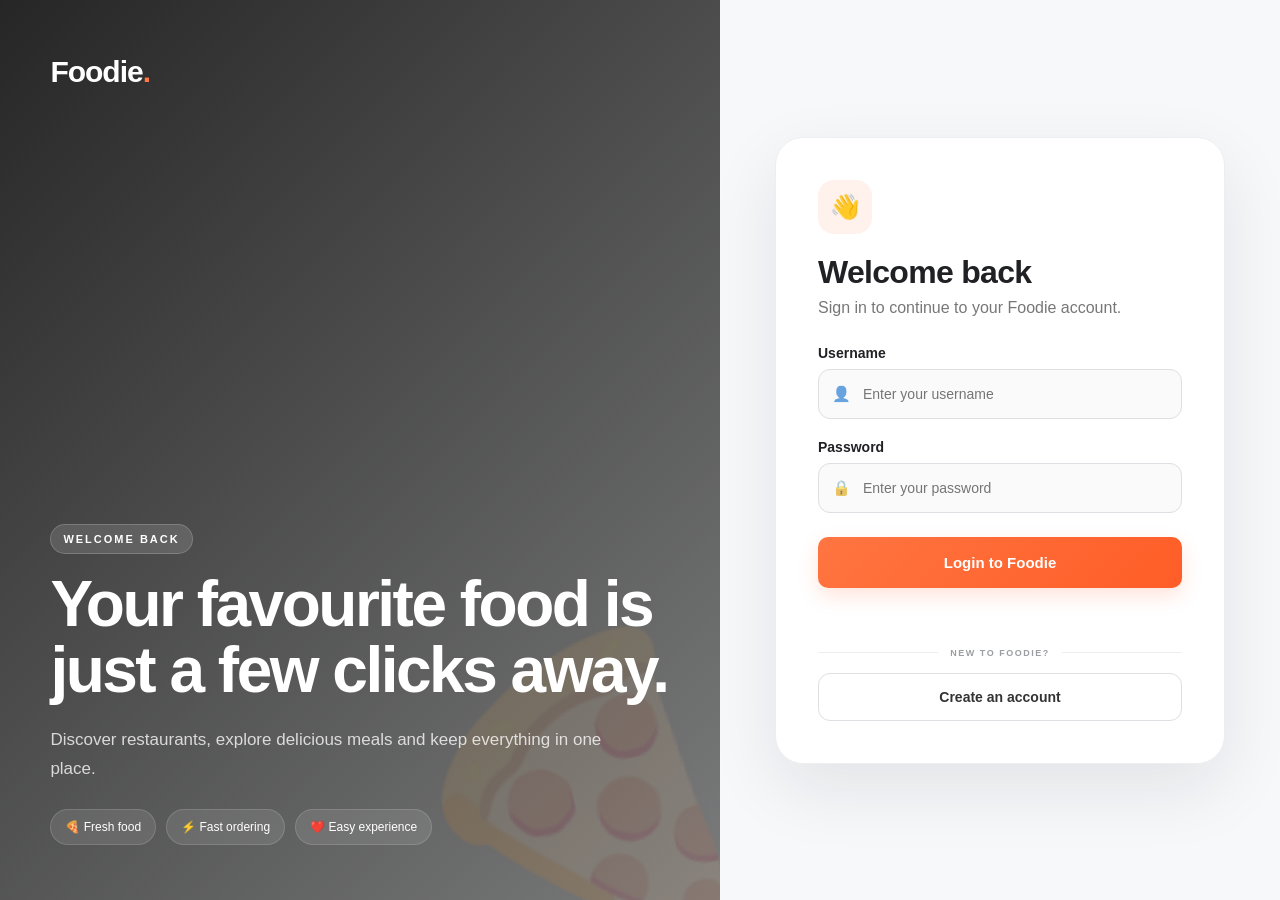
<file: index.html>
<!DOCTYPE html>
<html lang="en">
<head>
    <meta charset="UTF-8">
    <meta name="viewport" content="width=device-width, initial-scale=1.0">
    <title>Foodie</title>
</head>
<body>
<script>
    window.location.replace("./frontend/login.html");
</script>
</body>
</html>
</file>
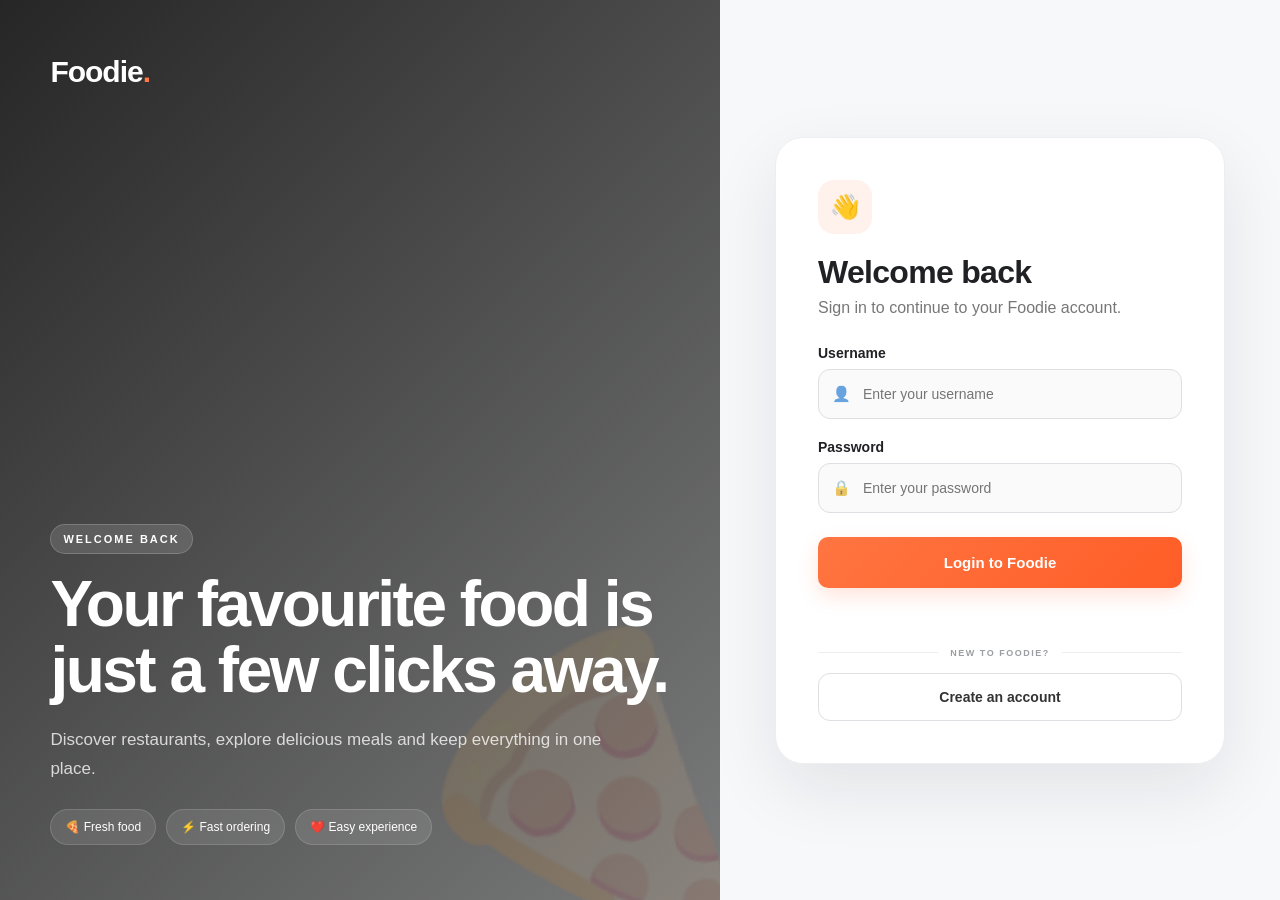
<file: frontend/cart.html>
<!DOCTYPE html>
<html lang="en">

<head>

    <meta charset="UTF-8">

    <meta
            name="viewport"
            content="width=device-width, initial-scale=1.0">

    <title>Foodie - Cart</title>

    <link
            rel="stylesheet"
            href="css/style.css">

</head>

<body>


<!-- ================= TOP BAR ================= -->

<header class="navbar">

    <div class="logo">
        Foodie<span>.</span>
    </div>

    <div class="top-actions">

        <a
                href="profile.html"
                class="profile-icon"
                title="Profile">

            👤

        </a>

        <button class="logout-btn">
            Logout
        </button>

    </div>

</header>


<!-- ================= CART ================= -->

<main>

    <section class="restaurants">

        <div class="section-header">

            <div>

                <p class="section-small">
                    YOUR FOOD
                </p>

                <h2>
                    My Cart
                </h2>

            </div>

        </div>


        <div id="cartContainer">

            <p>
                Loading cart...
            </p>

        </div>


        <div class="cart-summary">

            <h3>
                Cart Summary
            </h3>

            <p>
                Total:
                <strong id="cartTotal">
                    ₹0
                </strong>
            </p>

        </div>

    </section>

</main>


<!-- ================= BOTTOM NAVIGATION ================= -->

<nav class="bottom-nav">

    <a
            href="home.html"
            class="bottom-nav-item">

        <span>⌂</span>

        <small>
            Home
        </small>

    </a>


    <a
            href="restaurants.html"
            class="bottom-nav-item">

        <span>🏪</span>

        <small>
            Restaurants
        </small>

    </a>


    <a
            href="foods.html"
            class="bottom-nav-item">

        <span>🍴</span>

        <small>
            Food
        </small>

    </a>


    <a
            href="cart.html"
            class="bottom-nav-item active">

        <span>🛒</span>

        <small>
            Cart
        </small>

    </a>


    <a
            href="orders.html"
            class="bottom-nav-item">

        <span>📦</span>

        <small>
            Orders
        </small>

    </a>

</nav>


<!-- ================= JAVASCRIPT ================= -->

<script src="js/api.js"></script>

<script src="js/auth.js"></script>

<script src="js/cart.js"></script>


</body>

</html>
</file>
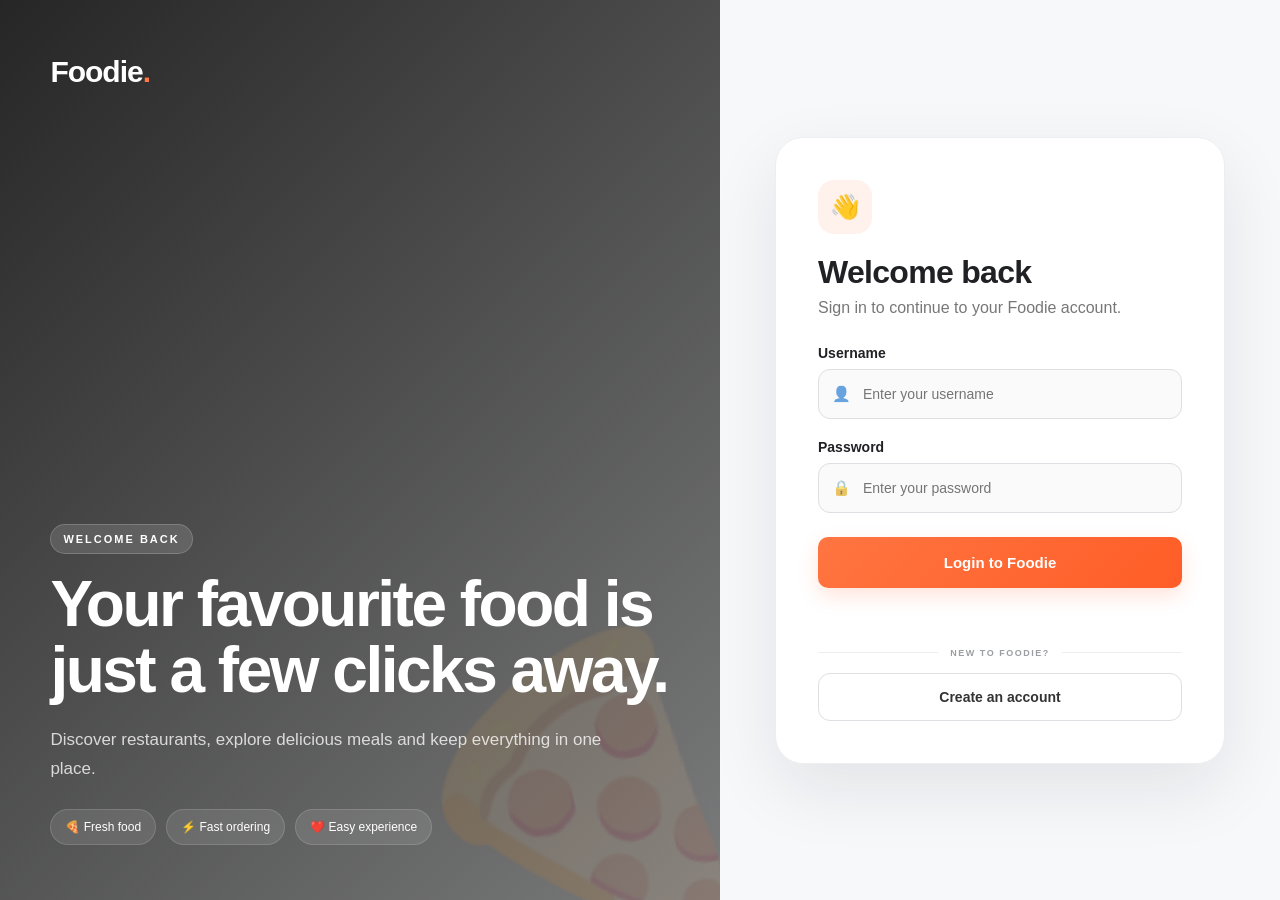
<file: frontend/foods.html>
<!DOCTYPE html>
<html lang="en">

<head>

    <meta charset="UTF-8">

    <meta
            name="viewport"
            content="width=device-width, initial-scale=1.0">

    <title>Foodie - Food</title>

    <link
            rel="stylesheet"
            href="css/style.css">

</head>

<body>


<!-- ================= TOP BAR ================= -->

<header class="navbar">

    <div class="logo">
        Foodie<span>.</span>
    </div>

    <div class="top-actions">

        <a
                href="profile.html"
                class="profile-icon"
                title="Profile">

            👤

        </a>

        <button class="logout-btn">
            Logout
        </button>

    </div>

</header>


<!-- ================= FOOD SECTION ================= -->

<main>

    <section class="restaurants">

        <div class="section-header">

            <div>

                <p class="section-small">
                    DELICIOUS
                </p>

                <h2 id="foodPageTitle">
                    All Food
                </h2>

            </div>

        </div>


        <div
                id="foodContainer"
                class="restaurant-container">

            <p>
                Loading food items...
            </p>

        </div>

    </section>

</main>


<!-- ================= BOTTOM NAVIGATION ================= -->

<nav class="bottom-nav">

    <a
            href="home.html"
            class="bottom-nav-item">

        <span>⌂</span>

        <small>
            Home
        </small>

    </a>


    <a
            href="restaurants.html"
            class="bottom-nav-item">

        <span>🏪</span>

        <small>
            Restaurants
        </small>

    </a>


    <a
            href="foods.html"
            class="bottom-nav-item active">

        <span>🍴</span>

        <small>
            Food
        </small>

    </a>


    <a
            href="cart.html"
            class="bottom-nav-item">

        <span>🛒</span>

        <small>
            Cart
        </small>

    </a>


    <a
            href="orders.html"
            class="bottom-nav-item">

        <span>📦</span>

        <small>
            Orders
        </small>

    </a>

</nav>


<!-- ================= JAVASCRIPT ================= -->

<script src="js/api.js"></script>

<script src="js/auth.js"></script>

<script src="js/foods.js"></script>


</body>

</html>
</file>
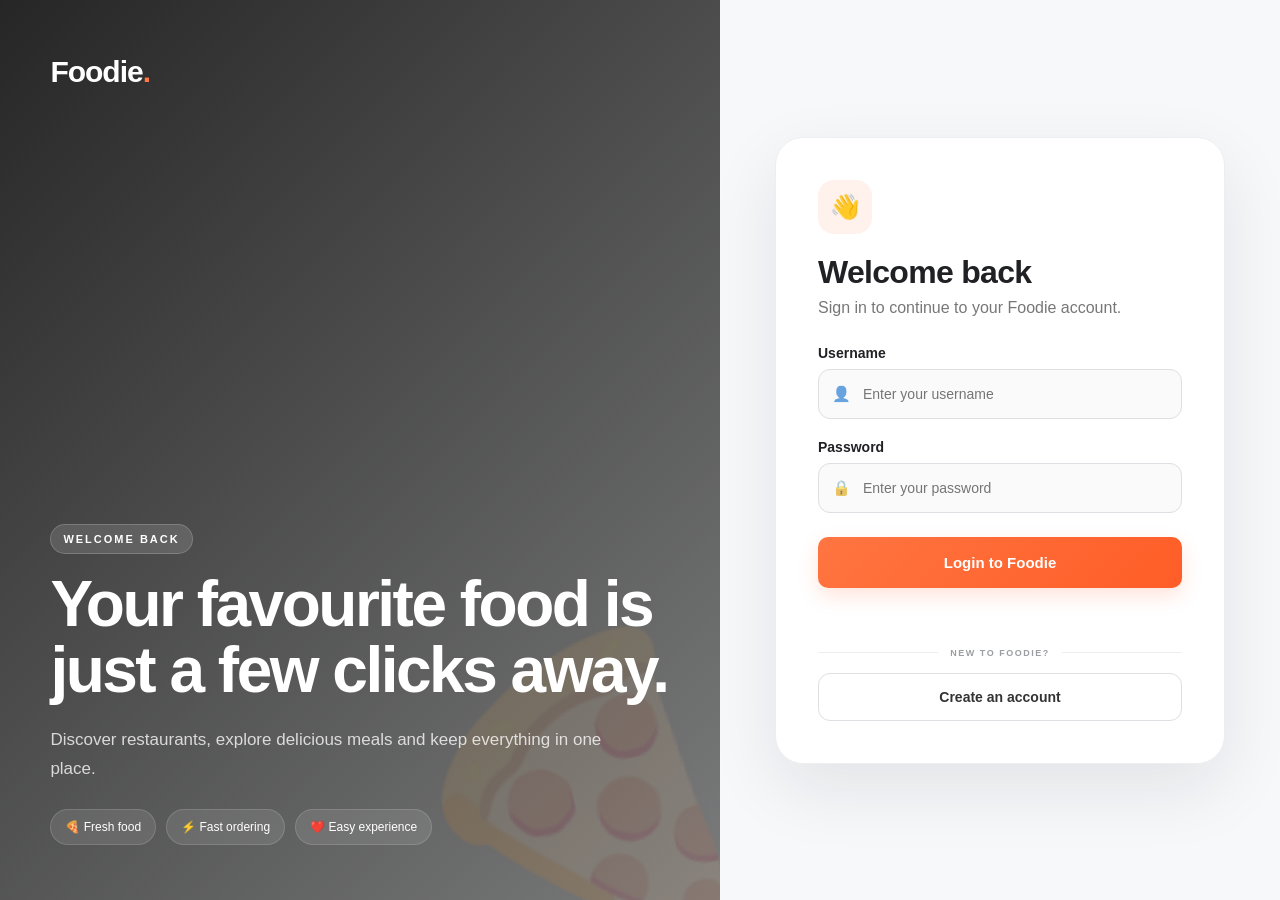
<file: frontend/home.html>
<!DOCTYPE html>
<html lang="en">

<head>

    <meta charset="UTF-8">
    <meta name="viewport" content="width=device-width, initial-scale=1.0">

    <title>Foodie - Home</title>

    <link rel="stylesheet" href="css/style.css">

</head>

<body>

<header class="navbar">

    <div class="logo">
        Foodie<span>.</span>
    </div>

    <div class="top-actions">

        <a href="profile.html" class="profile-icon" title="Profile">
            👤
        </a>

        <button class="logout-btn">
            Logout
        </button>

    </div>

</header>


<main>

    <section class="welcome-strip">
        <div>
            <span class="welcome-label">GOOD FOOD • GOOD MOOD</span>
            <h2>What are you craving today?</h2>
            <p>Explore restaurants and discover something delicious.</p>
        </div>
        <a href="restaurants.html" class="outline-btn">Browse restaurants →</a>
    </section>

    <!-- HERO -->

    <section class="hero">

        <div class="hero-content">

            <div class="hero-small">
                FRESH • FAST • DELICIOUS
            </div>

            <h1>
                Delicious food,
                <br>
                delivered to you.
            </h1>

            <p>
                Discover your favourite food and restaurants,
                order easily and enjoy every bite.
            </p>

            <a href="foods.html" class="primary-btn hero-btn">
                Explore Food
            </a>

        </div>

        <div class="hero-image">

            <img
                    src="https://images.unsplash.com/photo-1574071318508-1cdbab80d002?auto=format&fit=crop&w=800&q=80"
                    alt="Pizza">

        </div>

    </section>


    <!-- CATEGORIES -->

    <section class="categories">

        <div class="section-header">

            <div>
                <p class="section-small">EXPLORE</p>
                <h2>Food Categories</h2>
            </div>

        </div>


        <div class="category-container">

            <div
                    class="category-card"
                    onclick="openCategory('Pizza')">

                <img
                        src="https://images.unsplash.com/photo-1574071318508-1cdbab80d002?auto=format&fit=crop&w=400&q=80"
                        alt="Pizza">

                <h3>Pizza</h3>

                <p>Cheesy & delicious</p>

            </div>


            <div
                    class="category-card"
                    onclick="openCategory('Burger')">

                <img
                        src="https://images.unsplash.com/photo-1568901346375-23c9450c58cd?auto=format&fit=crop&w=400&q=80"
                        alt="Burger">

                <h3>Burger</h3>

                <p>Juicy & tasty</p>

            </div>


            <div
                    class="category-card"
                    onclick="openCategory('Noodles')">

                <img
                        src="https://images.unsplash.com/photo-1557872943-16a5ac26437e?auto=format&fit=crop&w=400&q=80"
                        alt="Noodles">

                <h3>Noodles</h3>

                <p>Hot & spicy</p>

            </div>


            <div
                    class="category-card"
                    onclick="openCategory('Dessert')">

                <img
                        src="https://images.unsplash.com/photo-1551024506-0bccd828d307?auto=format&fit=crop&w=400&q=80"
                        alt="Dessert">

                <h3>Dessert</h3>

                <p>Sweet & delightful</p>

            </div>

        </div>

    </section>


    <!-- POPULAR RESTAURANTS -->

    <section class="restaurants">

        <div class="section-header">

            <div>
                <p class="section-small">DISCOVER</p>
                <h2>Popular Restaurants</h2>
            </div>

            <a href="restaurants.html">
                View All →
            </a>

        </div>


        <div
                id="popularRestaurantContainer"
                class="restaurant-container">

            <p>Loading restaurants...</p>

        </div>

    </section>

</main>


<!-- BOTTOM APP NAV -->

<nav class="bottom-nav">

    <a href="home.html" class="bottom-nav-item active">
        <span>⌂</span>
        <small>Home</small>
    </a>

    <a href="restaurants.html" class="bottom-nav-item">
        <span>🏪</span>
        <small>Restaurants</small>
    </a>

    <a href="foods.html" class="bottom-nav-item">
        <span>🍴</span>
        <small>Food</small>
    </a>

    <a href="cart.html" class="bottom-nav-item">
        <span>🛒</span>
        <small>Cart</small>
    </a>

    <a href="orders.html" class="bottom-nav-item">
        <span>📦</span>
        <small>Orders</small>
    </a>

</nav>


<script src="js/api.js"></script>
<script src="js/auth.js"></script>
<script src="js/home.js"></script>

</body>

</html>
</file>
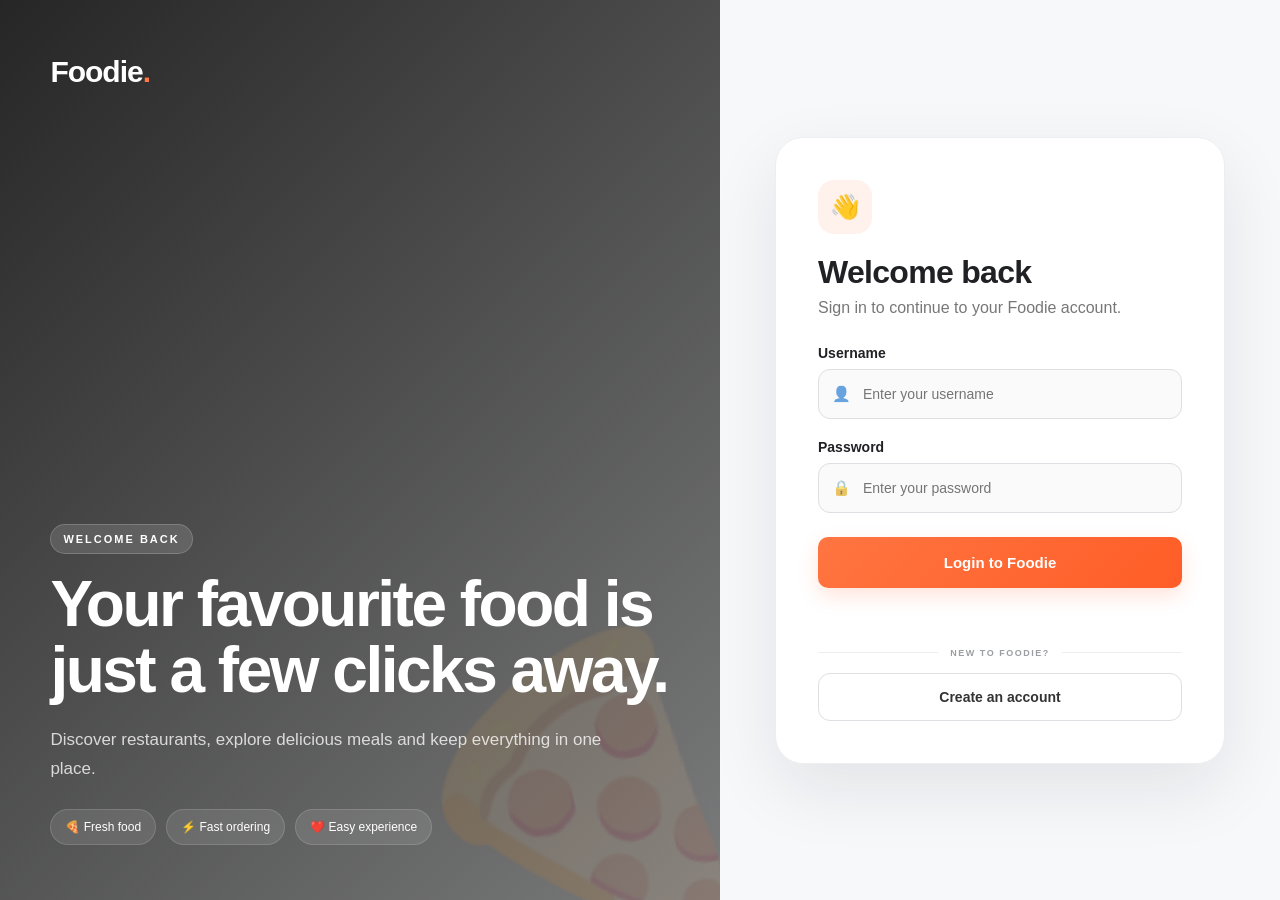
<file: frontend/login.html>
<!DOCTYPE html>
<html lang="en">
<head>
    <meta charset="UTF-8">
    <meta name="viewport" content="width=device-width, initial-scale=1.0">
    <title>Foodie - Login</title>
    <link rel="stylesheet" href="css/style.css">
</head>
<body class="auth-page">

<div class="auth-layout">
    <section class="auth-showcase">
        <div class="showcase-brand">Foodie<span>.</span></div>
        <div class="showcase-content">
            <div class="eyebrow">WELCOME BACK</div>
            <h1>Your favourite food is just a few clicks away.</h1>
            <p>Discover restaurants, explore delicious meals and keep everything in one place.</p>
            <div class="showcase-pills">
                <span>🍕 Fresh food</span>
                <span>⚡ Fast ordering</span>
                <span>❤️ Easy experience</span>
            </div>
        </div>
        <div class="showcase-food">🍕</div>
    </section>

    <main class="auth-panel">
        <div class="auth-box">
            <div class="mobile-brand">Foodie<span>.</span></div>
            <div class="auth-icon">👋</div>
            <h2>Welcome back</h2>
            <p class="subtitle">Sign in to continue to your Foodie account.</p>

            <form id="loginForm">
                <div class="input-group">
                    <label for="username">Username</label>
                    <div class="input-wrap">
                        <span>👤</span>
                        <input type="text" id="username" placeholder="Enter your username" autocomplete="username" required>
                    </div>
                </div>

                <div class="input-group">
                    <label for="password">Password</label>
                    <div class="input-wrap">
                        <span>🔒</span>
                        <input type="password" id="password" placeholder="Enter your password" autocomplete="current-password" required>
                    </div>
                </div>

                <button type="submit" class="primary-btn auth-submit">Login to Foodie</button>
            </form>

            <p id="message" class="form-message"></p>

            <div class="auth-divider"><span>NEW TO FOODIE?</span></div>

            <a href="register.html" class="secondary-btn">Create an account</a>
        </div>
    </main>
</div>

<script src="js/api.js"></script>
<script src="js/auth.js"></script>
</body>
</html>
</file>
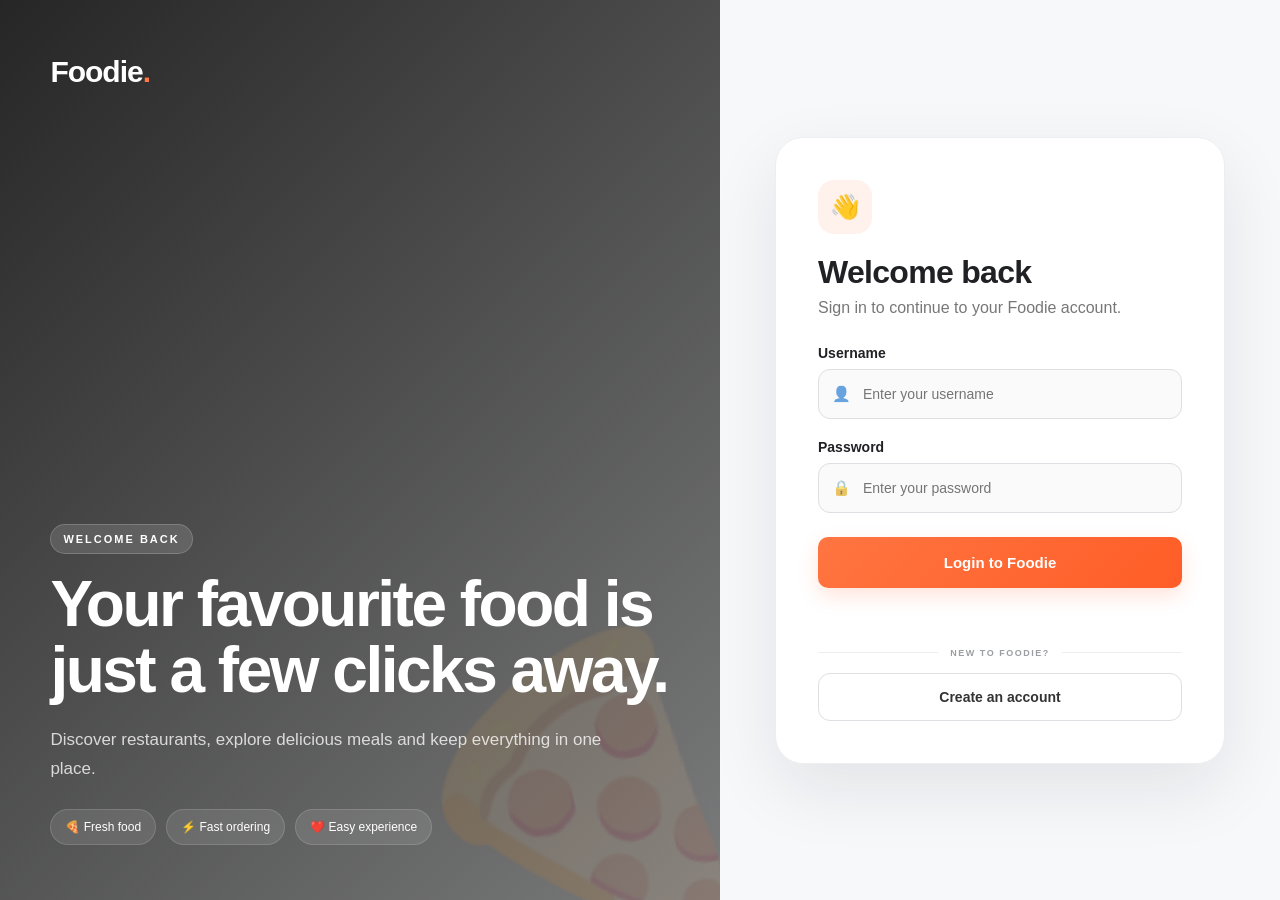
<file: frontend/orders.html>
<!DOCTYPE html>
<html lang="en">

<head>

    <meta charset="UTF-8">

    <meta
            name="viewport"
            content="width=device-width, initial-scale=1.0">

    <title>Foodie - Orders</title>

    <link
            rel="stylesheet"
            href="css/style.css">

</head>

<body>


<!-- ================= TOP BAR ================= -->

<header class="navbar">

    <div class="logo">
        Foodie<span>.</span>
    </div>

    <div class="top-actions">

        <a
                href="profile.html"
                class="profile-icon"
                title="Profile">

            👤

        </a>

        <button class="logout-btn">
            Logout
        </button>

    </div>

</header>


<!-- ================= ORDERS ================= -->

<main>

    <section class="restaurants">

        <div class="section-header">

            <div>

                <p class="section-small">
                    YOUR ACTIVITY
                </p>

                <h2>
                    My Orders
                </h2>

            </div>

        </div>


        <div id="ordersContainer">

            <p>
                Loading orders...
            </p>

        </div>

    </section>

</main>


<!-- ================= BOTTOM NAVIGATION ================= -->

<nav class="bottom-nav">

    <a
            href="home.html"
            class="bottom-nav-item">

        <span>⌂</span>

        <small>
            Home
        </small>

    </a>


    <a
            href="restaurants.html"
            class="bottom-nav-item">

        <span>🏪</span>

        <small>
            Restaurants
        </small>

    </a>


    <a
            href="foods.html"
            class="bottom-nav-item">

        <span>🍴</span>

        <small>
            Food
        </small>

    </a>


    <a
            href="cart.html"
            class="bottom-nav-item">

        <span>🛒</span>

        <small>
            Cart
        </small>

    </a>


    <a
            href="orders.html"
            class="bottom-nav-item active">

        <span>📦</span>

        <small>
            Orders
        </small>

    </a>

</nav>


<!-- ================= JAVASCRIPT ================= -->

<script src="js/api.js"></script>

<script src="js/auth.js"></script>

<script src="js/orders.js"></script>


</body>

</html>
</file>
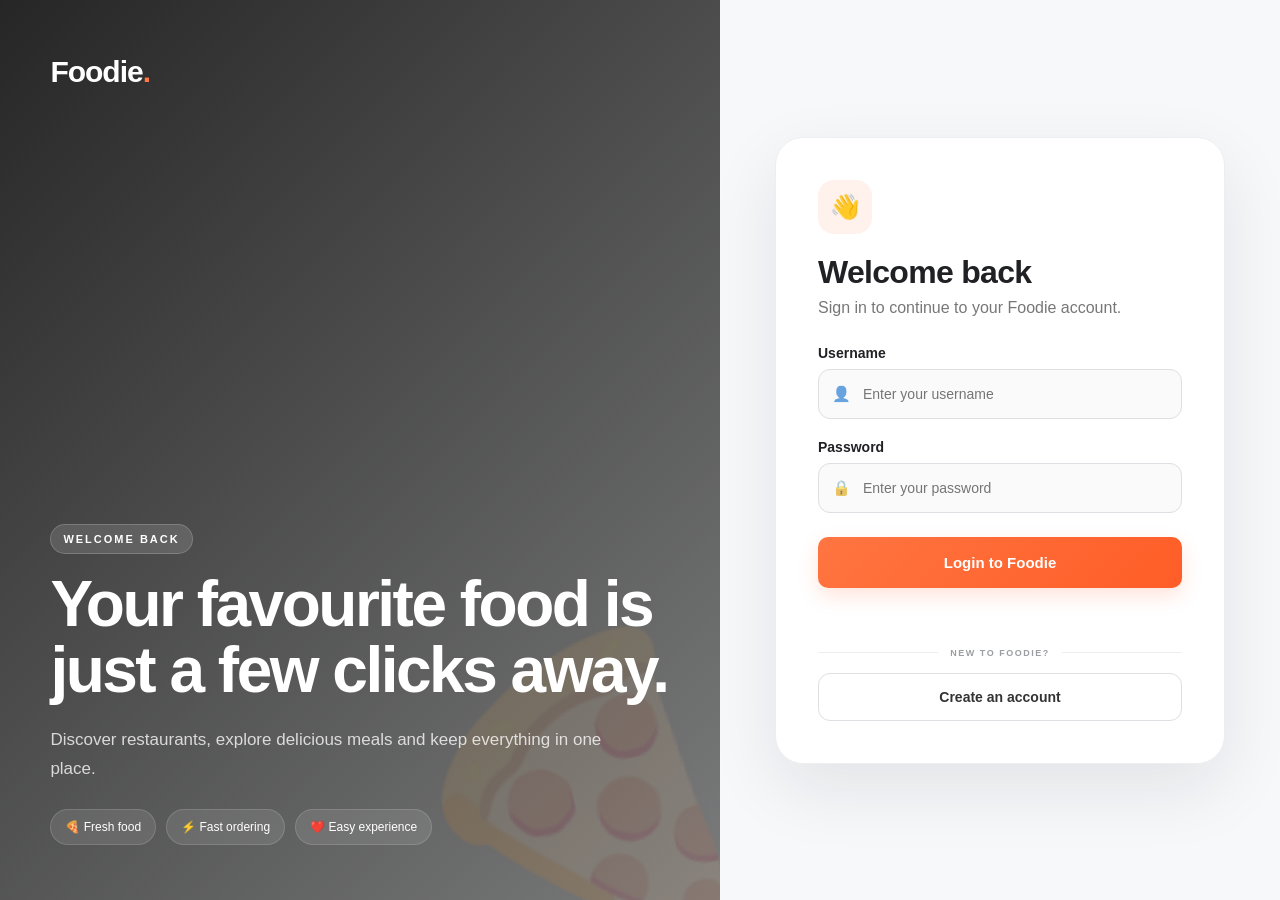
<file: frontend/profile.html>
<!DOCTYPE html>
<html lang="en">

<head>

    <meta charset="UTF-8">

    <meta
            name="viewport"
            content="width=device-width, initial-scale=1.0">

    <title>Foodie - Profile</title>

    <link
            rel="stylesheet"
            href="css/style.css">

</head>

<body>


<!-- ================= TOP BAR ================= -->

<header class="navbar">

    <div class="logo">
        Foodie<span>.</span>
    </div>

    <div class="top-actions">

        <a
                href="profile.html"
                class="profile-icon"
                title="Profile">

            👤

        </a>

        <button class="logout-btn">
            Logout
        </button>

    </div>

</header>


<!-- ================= PROFILE ================= -->

<main>

    <section class="auth-container">

        <div class="auth-box">

            <div class="logo">
                My Profile
            </div>


            <p
                    class="subtitle"
                    id="profileSubtitle">

                Create your customer profile

            </p>


            <!-- PROFILE FORM -->

            <form id="profileForm">

                <div class="input-group">

                    <label>
                        Name
                    </label>

                    <input
                            type="text"
                            id="customerName"
                            placeholder="Enter your name"
                            required>

                </div>


                <div class="input-group">

                    <label>
                        Phone
                    </label>

                    <input
                            type="text"
                            id="customerPhone"
                            placeholder="Enter phone number"
                            required>

                </div>


                <div class="input-group">

                    <label>
                        Email
                    </label>

                    <input
                            type="email"
                            id="customerEmail"
                            placeholder="Enter email"
                            required>

                </div>


                <div class="input-group">

                    <label>
                        Address
                    </label>

                    <input
                            type="text"
                            id="customerAddress"
                            placeholder="Enter delivery address"
                            required>

                </div>


                <button
                        type="submit"
                        class="primary-btn"
                        id="profileButton">

                    Create Profile

                </button>

            </form>


            <!-- MESSAGE -->

            <p id="profileMessage"></p>


            <!-- PROFILE DETAILS -->

            <div
                    id="profileDetails"
                    style="display: none;">

                <h3>
                    Profile Created Successfully 🎉
                </h3>


                <br>


                <p>
                    <strong>Name:</strong>
                    <span id="showName"></span>
                </p>


                <p>
                    <strong>Phone:</strong>
                    <span id="showPhone"></span>
                </p>


                <p>
                    <strong>Email:</strong>
                    <span id="showEmail"></span>
                </p>


                <p>
                    <strong>Address:</strong>
                    <span id="showAddress"></span>
                </p>


                <br>


                <a
                        href="home.html"
                        class="primary-btn">

                    Go to Home

                </a>

            </div>

        </div>

    </section>

</main>


<!-- ================= BOTTOM NAVIGATION ================= -->

<nav class="bottom-nav">

    <a
            href="home.html"
            class="bottom-nav-item">

        <span>⌂</span>

        <small>
            Home
        </small>

    </a>


    <a
            href="restaurants.html"
            class="bottom-nav-item">

        <span>🏪</span>

        <small>
            Restaurants
        </small>

    </a>


    <a
            href="foods.html"
            class="bottom-nav-item">

        <span>🍴</span>

        <small>
            Food
        </small>

    </a>


    <a
            href="cart.html"
            class="bottom-nav-item">

        <span>🛒</span>

        <small>
            Cart
        </small>

    </a>


    <a
            href="orders.html"
            class="bottom-nav-item">

        <span>📦</span>

        <small>
            Orders
        </small>
    </a>

</nav>


<!-- ================= JAVASCRIPT ================= -->

<script src="js/api.js"></script>

<script src="js/auth.js"></script>

<script src="js/profile.js"></script>


</body>

</html>
</file>
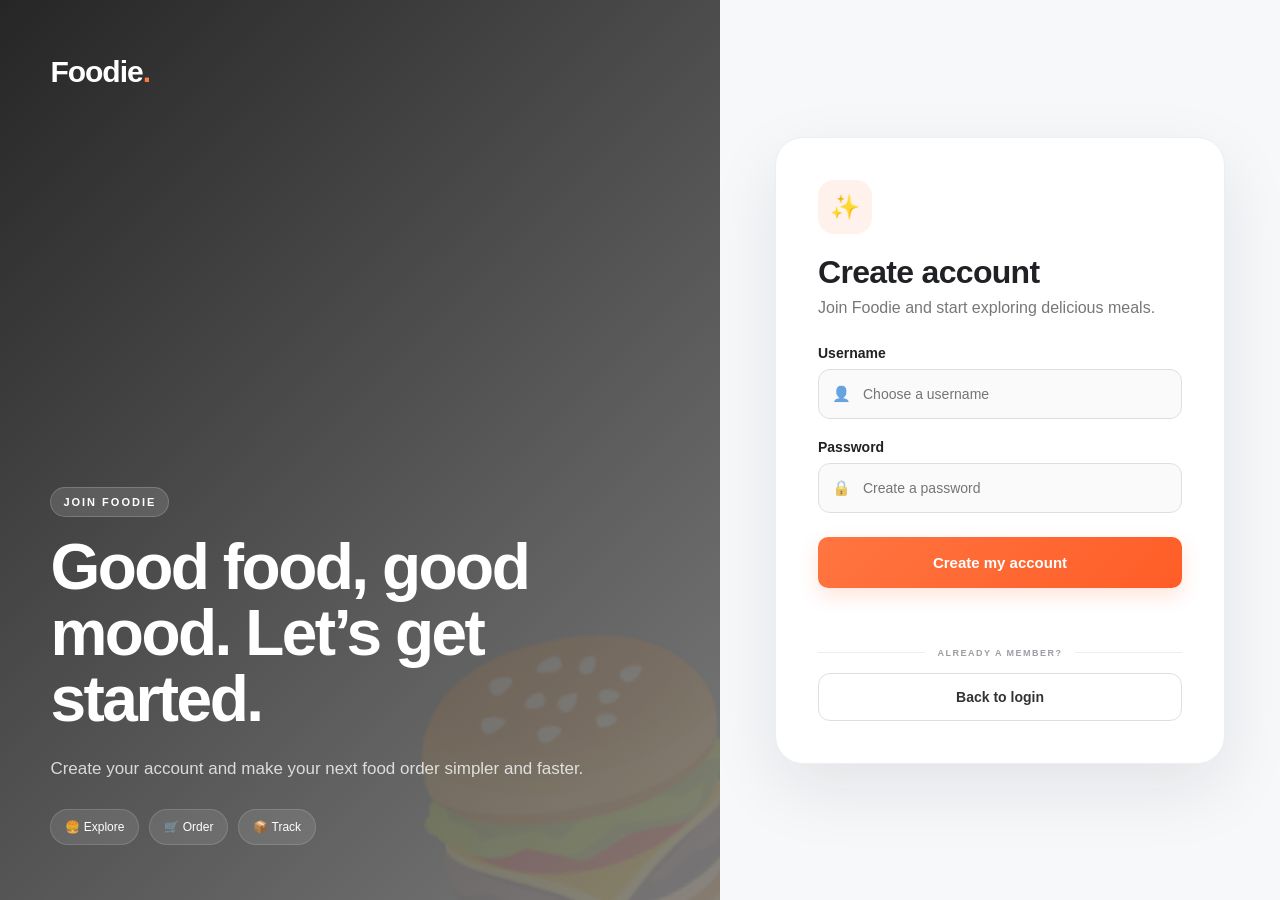
<file: frontend/register.html>
<!DOCTYPE html>
<html lang="en">
<head>
    <meta charset="UTF-8">
    <meta name="viewport" content="width=device-width, initial-scale=1.0">
    <title>Foodie - Register</title>
    <link rel="stylesheet" href="css/style.css">
</head>
<body class="auth-page">

<div class="auth-layout">
    <section class="auth-showcase register-showcase">
        <div class="showcase-brand">Foodie<span>.</span></div>
        <div class="showcase-content">
            <div class="eyebrow">JOIN FOODIE</div>
            <h1>Good food, good mood. Let’s get started.</h1>
            <p>Create your account and make your next food order simpler and faster.</p>
            <div class="showcase-pills">
                <span>🍔 Explore</span>
                <span>🛒 Order</span>
                <span>📦 Track</span>
            </div>
        </div>
        <div class="showcase-food">🍔</div>
    </section>

    <main class="auth-panel">
        <div class="auth-box">
            <div class="mobile-brand">Foodie<span>.</span></div>
            <div class="auth-icon">✨</div>
            <h2>Create account</h2>
            <p class="subtitle">Join Foodie and start exploring delicious meals.</p>

            <form id="registerForm">
                <div class="input-group">
                    <label for="registerUsername">Username</label>
                    <div class="input-wrap">
                        <span>👤</span>
                        <input type="text" id="registerUsername" placeholder="Choose a username" autocomplete="username" required>
                    </div>
                </div>

                <div class="input-group">
                    <label for="registerPassword">Password</label>
                    <div class="input-wrap">
                        <span>🔒</span>
                        <input type="password" id="registerPassword" placeholder="Create a password" autocomplete="new-password" required>
                    </div>
                </div>

                <button type="submit" class="primary-btn auth-submit">Create my account</button>
            </form>

            <p id="registerMessage" class="form-message"></p>

            <div class="auth-divider"><span>ALREADY A MEMBER?</span></div>

            <a href="login.html" class="secondary-btn">Back to login</a>
        </div>
    </main>
</div>

<script src="js/api.js"></script>
<script src="js/auth.js"></script>
</body>
</html>
</file>
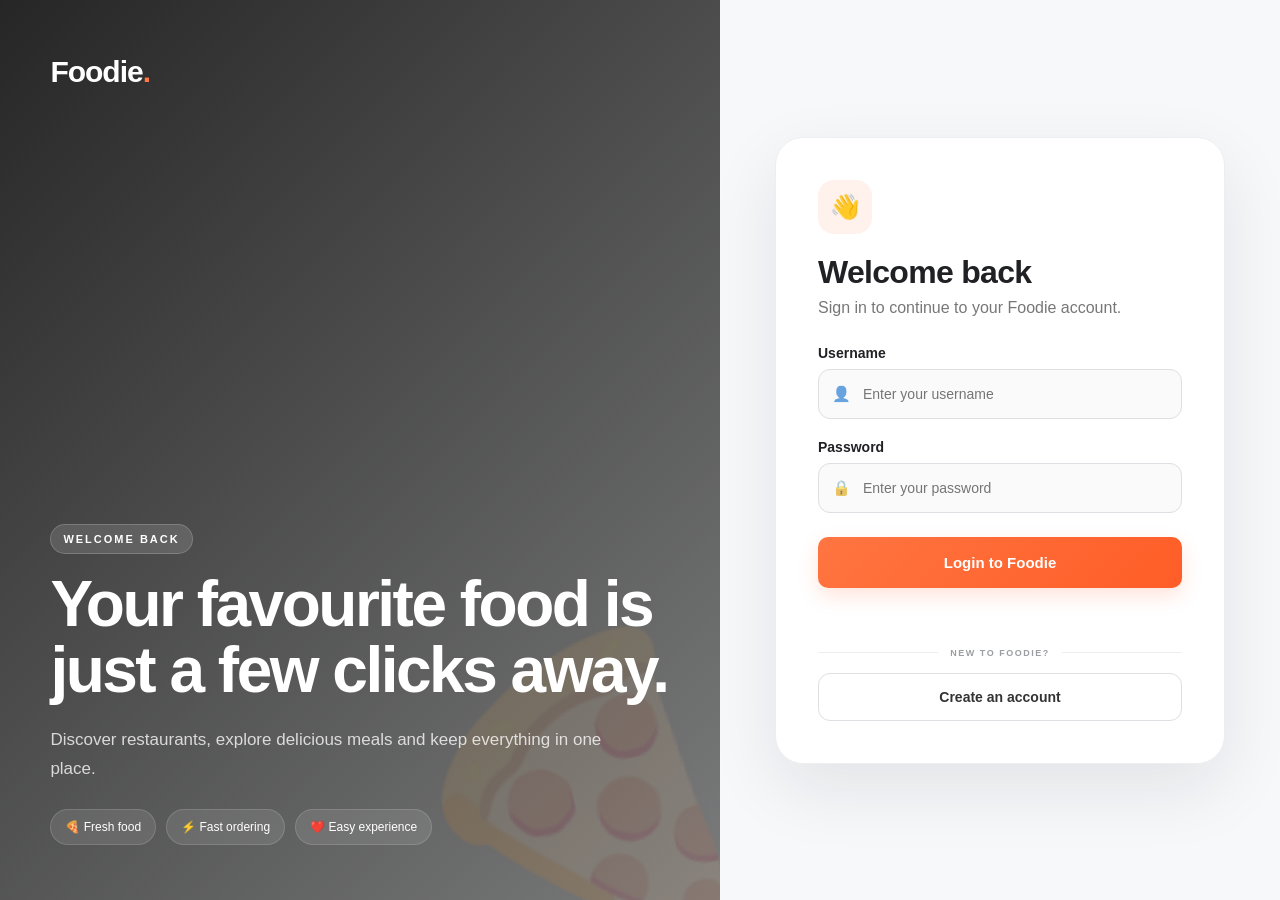
<file: frontend/restaurants.html>
<!DOCTYPE html>
<html lang="en">

<head>

    <meta charset="UTF-8">

    <meta
            name="viewport"
            content="width=device-width, initial-scale=1.0">

    <title>Foodie - Restaurants</title>

    <link
            rel="stylesheet"
            href="css/style.css">

</head>

<body>


<!-- ================= TOP BAR ================= -->

<header class="navbar">

    <div class="logo">
        Foodie<span>.</span>
    </div>

    <div class="top-actions">

        <a
                href="profile.html"
                class="profile-icon"
                title="Profile">

            👤

        </a>

        <button class="logout-btn">
            Logout
        </button>

    </div>

</header>


<!-- ================= RESTAURANTS ================= -->

<main>

    <section class="restaurants">

        <div class="section-header">

            <div>

                <p class="section-small">
                    DISCOVER
                </p>

                <h2>
                    All Restaurants
                </h2>

            </div>

        </div>


        <div
                id="restaurantContainer"
                class="restaurant-container">

            <p>
                Loading restaurants...
            </p>

        </div>

    </section>

</main>


<!-- ================= BOTTOM NAVIGATION ================= -->

<nav class="bottom-nav">

    <a
            href="home.html"
            class="bottom-nav-item">

        <span>⌂</span>

        <small>
            Home
        </small>

    </a>


    <a
            href="restaurants.html"
            class="bottom-nav-item active">

        <span>🏪</span>

        <small>
            Restaurants
        </small>

    </a>


    <a
            href="foods.html"
            class="bottom-nav-item">

        <span>🍴</span>

        <small>
            Food
        </small>

    </a>


    <a
            href="cart.html"
            class="bottom-nav-item">

        <span>🛒</span>

        <small>
            Cart
        </small>

    </a>


    <a
            href="orders.html"
            class="bottom-nav-item">

        <span>📦</span>

        <small>
            Orders
        </small>

    </a>

</nav>


<!-- ================= JAVASCRIPT ================= -->

<script src="js/api.js"></script>

<script src="js/auth.js"></script>

<script src="js/restaurants.js"></script>


</body>

</html>
</file>
<file: frontend/css/style.css>
* {
    margin: 0;
    padding: 0;
    box-sizing: border-box;
    font-family: Arial, sans-serif;
}

body {
    min-height: 100vh;
    background: #f7f7f5;
    color: #222;
    padding-bottom: 90px;
}

img {
    max-width: 100%;
    display: block;
}


/* ================= AUTH ================= */

.auth-container {
    min-height: 100vh;
    display: flex;
    justify-content: center;
    align-items: center;
    padding: 25px;
}

.auth-box {
    width: 100%;
    max-width: 420px;
    background: white;
    padding: 40px;
    border-radius: 20px;
    box-shadow: 0 10px 35px rgba(0, 0, 0, 0.08);
}

.logo {
    text-align: center;
    font-size: 32px;
    font-weight: bold;
    margin-bottom: 8px;
}

.logo span {
    color: #ff6b35;
}

.subtitle {
    text-align: center;
    color: #777;
    margin-bottom: 30px;
}

.input-group {
    margin-bottom: 20px;
}

.input-group label {
    display: block;
    margin-bottom: 8px;
    font-size: 14px;
    font-weight: 600;
}

.input-group input {
    width: 100%;
    padding: 13px;
    border: 1px solid #ddd;
    border-radius: 10px;
    outline: none;
    font-size: 14px;
}

.input-group input:focus {
    border-color: #ff6b35;
}

.primary-btn {
    display: inline-block;
    width: 100%;
    padding: 13px;
    border: none;
    border-radius: 10px;
    background: #ff6b35;
    color: white;
    font-size: 15px;
    font-weight: bold;
    cursor: pointer;
    text-align: center;
    text-decoration: none;
    transition: 0.2s;
}

.primary-btn:hover {
    background: #e85a28;
    transform: translateY(-1px);
}

.bottom-text {
    text-align: center;
    margin-top: 22px;
    color: #777;
    font-size: 14px;
}

.bottom-text a {
    color: #ff6b35;
    text-decoration: none;
    font-weight: bold;
}

#message,
#registerMessage,
#profileMessage {
    text-align: center;
    margin-top: 15px;
    font-size: 14px;
}


/* ================= TOP BAR ================= */

.navbar {
    height: 72px;
    background: white;
    display: flex;
    align-items: center;
    justify-content: space-between;
    padding: 0 7%;
    border-bottom: 1px solid #eee;
    position: sticky;
    top: 0;
    z-index: 1000;
}

.navbar .logo {
    margin: 0;
    font-size: 28px;
}

.top-actions {
    display: flex;
    align-items: center;
    gap: 18px;
}

.profile-icon {
    width: 42px;
    height: 42px;
    border-radius: 50%;
    background: #fff0e9;
    display: flex;
    align-items: center;
    justify-content: center;
    text-decoration: none;
    font-size: 21px;
    transition: 0.2s;
}

.profile-icon:hover {
    transform: scale(1.08);
}

.logout-btn {
    border: none;
    background: #ff6b35;
    color: white;
    padding: 10px 18px;
    border-radius: 9px;
    font-size: 13px;
    font-weight: bold;
    cursor: pointer;
}

.logout-btn:hover {
    background: #e85a28;
}


/* ================= BOTTOM NAV ================= */

.bottom-nav {
    position: fixed;
    bottom: 18px;
    left: 50%;
    transform: translateX(-50%);
    width: min(650px, 92%);
    background: white;
    border-radius: 20px;
    padding: 10px 15px;
    display: flex;
    justify-content: space-around;
    align-items: center;
    box-shadow: 0 8px 30px rgba(0, 0, 0, 0.14);
    z-index: 2000;
    border: 1px solid #eee;
}

.bottom-nav-item {
    min-width: 80px;
    padding: 7px 12px;
    border-radius: 14px;
    text-decoration: none;
    color: #777;
    display: flex;
    flex-direction: column;
    align-items: center;
    gap: 3px;
    transition: 0.2s;
}

.bottom-nav-item span {
    font-size: 20px;
}

.bottom-nav-item small {
    font-size: 11px;
    font-weight: 600;
}

.bottom-nav-item:hover,
.bottom-nav-item.active {
    color: #ff6b35;
    background: #fff0e9;
}


/* ================= HERO ================= */

.hero {
    width: 86%;
    margin: 45px auto;
    min-height: 390px;
    border-radius: 28px;
    background: #fff0e9;
    display: flex;
    align-items: center;
    justify-content: space-between;
    padding: 55px 70px;
    overflow: hidden;
}

.hero-content {
    max-width: 560px;
}

.hero-small {
    color: #ff6b35;
    font-size: 13px;
    font-weight: bold;
    letter-spacing: 2px;
    margin-bottom: 15px;
}

.hero h1 {
    font-size: 48px;
    line-height: 1.15;
    margin-bottom: 20px;
}

.hero p {
    color: #666;
    font-size: 16px;
    line-height: 1.7;
    margin-bottom: 25px;
}

.hero-btn {
    width: auto;
    padding: 14px 28px;
}

.hero-image {
    width: 340px;
    height: 280px;
    border-radius: 25px;
    overflow: hidden;
    transform: rotate(3deg);
    box-shadow: 0 15px 35px rgba(0, 0, 0, 0.15);
}

.hero-image img {
    width: 100%;
    height: 100%;
    object-fit: cover;
}


/* ================= SECTIONS ================= */

.categories,
.restaurants {
    width: 86%;
    margin: 60px auto;
}

.section-header {
    display: flex;
    justify-content: space-between;
    align-items: center;
    margin-bottom: 25px;
}

.section-small {
    color: #ff6b35;
    font-size: 11px;
    font-weight: bold;
    letter-spacing: 2px;
    margin-bottom: 5px;
}

.section-header h2 {
    font-size: 28px;
}

.section-header a {
    color: #ff6b35;
    text-decoration: none;
    font-weight: bold;
}


/* ================= CATEGORIES ================= */

.category-container {
    display: grid;
    grid-template-columns: repeat(4, 1fr);
    gap: 22px;
}

.category-card {
    background: white;
    border-radius: 18px;
    overflow: hidden;
    cursor: pointer;
    box-shadow: 0 5px 20px rgba(0, 0, 0, 0.06);
    transition: 0.25s;
}

.category-card:hover {
    transform: translateY(-7px);
    box-shadow: 0 12px 30px rgba(0, 0, 0, 0.12);
}

.category-card img {
    width: 100%;
    height: 150px;
    object-fit: cover;
}

.category-card h3 {
    padding: 15px 18px 5px;
    font-size: 18px;
}

.category-card p {
    padding: 0 18px 18px;
    color: #777;
    font-size: 13px;
}


/* ================= RESTAURANTS / FOOD ================= */

.restaurant-container {
    display: grid;
    grid-template-columns: repeat(3, 1fr);
    gap: 25px;
}

.restaurant-card {
    background: white;
    border-radius: 18px;
    overflow: hidden;
    box-shadow: 0 5px 20px rgba(0, 0, 0, 0.06);
    transition: 0.25s;
}

.restaurant-card:hover {
    transform: translateY(-5px);
    box-shadow: 0 12px 30px rgba(0, 0, 0, 0.1);
}

.clickable-card {
    cursor: pointer;
}

.restaurant-image {
    height: 190px;
    overflow: hidden;
    background: #fff0e9;
}

.restaurant-image img {
    width: 100%;
    height: 100%;
    object-fit: cover;
    transition: 0.3s;
}

.restaurant-card:hover .restaurant-image img {
    transform: scale(1.06);
}

.restaurant-info {
    padding: 20px;
}

.restaurant-info h3 {
    margin-bottom: 8px;
    font-size: 20px;
}

.restaurant-info p {
    color: #777;
    font-size: 14px;
    margin-bottom: 7px;
}

.restaurant-info .primary-btn {
    margin-top: 12px;
}

.restaurant-btn {
    pointer-events: none;
}

.food-price {
    color: #ff6b35 !important;
    font-size: 18px !important;
    font-weight: bold;
}

.food-image {
    height: 210px;
}


/* ================= CART ================= */

.cart-summary {
    width: 86%;
    margin: 30px auto;
    background: white;
    padding: 25px;
    border-radius: 16px;
    box-shadow: 0 5px 20px rgba(0, 0, 0, 0.05);
}

.cart-summary h3 {
    margin-bottom: 15px;
}

.cart-summary p {
    color: #666;
    margin-bottom: 10px;
}

.cart-summary strong {
    color: #222;
    font-size: 18px;
}

#cartContainer {
    width: 86%;
    margin: 50px auto 0;
    display: grid;
    grid-template-columns: 1fr;
    gap: 20px;
}


/* ================= ORDERS ================= */

#ordersContainer {
    width: 86%;
    margin: 50px auto 0;
    display: grid;
    grid-template-columns: repeat(3, 1fr);
    gap: 25px;
}


/* ================= RESPONSIVE ================= */

@media (max-width: 1000px) {

    .hero {
        width: 92%;
        padding: 45px;
    }

    .hero h1 {
        font-size: 40px;
    }

    .hero-image {
        width: 280px;
        height: 240px;
    }

    .category-container {
        grid-template-columns: repeat(2, 1fr);
    }

    .restaurant-container {
        grid-template-columns: repeat(2, 1fr);
    }

    #ordersContainer {
        grid-template-columns: repeat(2, 1fr);
    }

    .categories,
    .restaurants {
        width: 92%;
    }

}


@media (max-width: 700px) {

    body {
        padding-bottom: 95px;
    }


    .navbar {
        height: 65px;
        padding: 0 18px;
    }


    .navbar .logo {
        font-size: 25px;
    }


    .top-actions {
        gap: 10px;
    }


    .profile-icon {
        width: 38px;
        height: 38px;
    }


    .logout-btn {
        padding: 8px 13px;
        font-size: 12px;
    }


    .bottom-nav {
        bottom: 10px;
        width: 95%;
        padding: 8px 4px;
        border-radius: 18px;
    }


    .bottom-nav-item {
        min-width: 55px;
        padding: 6px;
    }


    .bottom-nav-item span {
        font-size: 18px;
    }


    .bottom-nav-item small {
        font-size: 9px;
    }


    .hero {
        width: 92%;
        min-height: 350px;
        text-align: center;
        justify-content: center;
        padding: 40px 25px;
        margin-top: 25px;
    }


    .hero h1 {
        font-size: 34px;
    }


    .hero-image {
        display: none;
    }


    .category-container {
        grid-template-columns: repeat(2, 1fr);
        gap: 14px;
    }


    .category-card img {
        height: 120px;
    }


    .restaurant-container {
        grid-template-columns: 1fr;
    }


    #ordersContainer {
        grid-template-columns: 1fr;
    }


    .categories,
    .restaurants {
        width: 92%;
    }


    .restaurant-image {
        height: 200px;
    }


    #cartContainer,
    #ordersContainer {
        width: 92%;
    }


    .cart-summary {
        width: 92%;
    }

}


@media (max-width: 500px) {

    .auth-box {
        padding: 30px 22px;
    }


    .hero h1 {
        font-size: 29px;
    }


    .category-card h3 {
        font-size: 16px;
    }


    .category-card p {
        font-size: 11px;
    }


    .section-header h2 {
        font-size: 23px;
    }

}

/* =========================================================
   FOODIE UI REFRESH - FRONTEND ONLY
   ========================================================= */

:root {
    --accent: #ff6b35;
    --accent-dark: #e85a28;
    --accent-soft: #fff1eb;
    --ink: #202124;
    --muted: #73777d;
    --surface: #ffffff;
    --background: #f7f8fa;
    --border: #eceef1;
    --sidebar: 250px;
}

body {
    background:
        radial-gradient(circle at 85% 5%, rgba(255,107,53,.08), transparent 24rem),
        var(--background);
    color: var(--ink);
}

button,
a,
input {
    transition: all .2s ease;
}

.primary-btn {
    background: linear-gradient(135deg, #ff7541, #ff5d27);
    box-shadow: 0 8px 20px rgba(255, 107, 53, .18);
}

.primary-btn:hover {
    background: linear-gradient(135deg, #ff6932, #ee4f1e);
    box-shadow: 0 12px 25px rgba(255, 107, 53, .25);
}

.primary-btn:disabled {
    opacity: .75;
    cursor: wait;
    transform: none !important;
}

.button-spinner {
    width: 15px;
    height: 15px;
    border: 2px solid rgba(255,255,255,.45);
    border-top-color: white;
    border-radius: 50%;
    display: inline-block;
    vertical-align: -3px;
    margin-right: 8px;
    animation: foodSpin .7s linear infinite;
}

@keyframes foodSpin {
    to { transform: rotate(360deg); }
}

.form-message {
    min-height: 20px;
    line-height: 1.45;
    font-weight: 600;
}

.form-message.success {
    color: #16834b;
}

.form-message.error {
    color: #d64242;
}

/* ================= AUTH REDESIGN ================= */

.auth-page {
    padding: 0;
    background: #f7f8fa;
}

.auth-layout {
    min-height: 100vh;
    display: grid;
    grid-template-columns: minmax(400px, 1fr) minmax(430px, 560px);
}

.auth-showcase {
    position: relative;
    overflow: hidden;
    padding: 55px 7%;
    color: white;
    background:
        linear-gradient(135deg, rgba(20,20,20,.92), rgba(20,20,20,.55)),
        url("https://images.unsplash.com/photo-1504674900247-0877df9cc836?auto=format&fit=crop&w=1500&q=85")
        center/cover;
    display: flex;
    flex-direction: column;
    justify-content: space-between;
}

.register-showcase {
    background:
        linear-gradient(135deg, rgba(20,20,20,.92), rgba(20,20,20,.55)),
        url("https://images.unsplash.com/photo-1552566626-52f8b828add9?auto=format&fit=crop&w=1500&q=85")
        center/cover;
}

.showcase-brand {
    font-size: 30px;
    font-weight: 900;
    letter-spacing: -1px;
}

.showcase-brand span,
.mobile-brand span {
    color: #ff7845;
}

.showcase-content {
    max-width: 650px;
    position: relative;
    z-index: 2;
}

.eyebrow {
    display: inline-flex;
    padding: 8px 12px;
    border-radius: 99px;
    background: rgba(255,255,255,.13);
    border: 1px solid rgba(255,255,255,.18);
    font-size: 11px;
    letter-spacing: 2px;
    font-weight: 800;
    margin-bottom: 18px;
}

.showcase-content h1 {
    font-size: clamp(42px, 5vw, 72px);
    line-height: 1.03;
    letter-spacing: -2.5px;
    margin-bottom: 22px;
}

.showcase-content p {
    max-width: 560px;
    color: rgba(255,255,255,.78);
    line-height: 1.7;
    font-size: 17px;
}

.showcase-pills {
    display: flex;
    flex-wrap: wrap;
    gap: 10px;
    margin-top: 25px;
}

.showcase-pills span {
    padding: 10px 14px;
    background: rgba(255,255,255,.1);
    border: 1px solid rgba(255,255,255,.14);
    border-radius: 99px;
    font-size: 12px;
}

.showcase-food {
    position: absolute;
    right: -50px;
    bottom: -80px;
    font-size: 300px;
    opacity: .11;
    transform: rotate(-12deg);
}

.auth-panel {
    display: flex;
    align-items: center;
    justify-content: center;
    padding: 35px;
}

.auth-panel .auth-box {
    max-width: 450px;
    padding: 42px;
    border: 1px solid var(--border);
    border-radius: 28px;
    box-shadow: 0 25px 70px rgba(20,25,30,.09);
}

.auth-icon {
    width: 54px;
    height: 54px;
    display: grid;
    place-items: center;
    background: var(--accent-soft);
    border-radius: 16px;
    font-size: 24px;
    margin-bottom: 20px;
}

.auth-panel h2 {
    font-size: 32px;
    letter-spacing: -.7px;
    margin-bottom: 8px;
}

.auth-panel .subtitle {
    text-align: left;
    margin-bottom: 28px;
}

.input-wrap {
    position: relative;
}

.input-wrap > span {
    position: absolute;
    left: 14px;
    top: 50%;
    transform: translateY(-50%);
    font-size: 15px;
    opacity: .65;
}

.input-wrap input {
    padding-left: 44px;
    height: 50px;
    border: 1px solid #dedfe2;
    border-radius: 12px;
    background: #fafafa;
}

.input-wrap input:focus {
    background: white;
    border-color: var(--accent);
    box-shadow: 0 0 0 4px rgba(255,107,53,.1);
}

.auth-submit {
    height: 51px;
    margin-top: 4px;
}

.auth-divider {
    display: flex;
    align-items: center;
    gap: 12px;
    color: #9b9ea3;
    font-size: 9px;
    font-weight: 800;
    letter-spacing: 1.5px;
    margin: 25px 0 15px;
}

.auth-divider::before,
.auth-divider::after {
    content: "";
    height: 1px;
    background: var(--border);
    flex: 1;
}

.secondary-btn {
    width: 100%;
    display: inline-flex;
    justify-content: center;
    align-items: center;
    height: 48px;
    border-radius: 12px;
    border: 1px solid #dedfe2;
    color: #333;
    background: white;
    text-decoration: none;
    font-weight: 700;
    font-size: 14px;
}

.secondary-btn:hover {
    border-color: var(--accent);
    color: var(--accent);
    background: var(--accent-soft);
}

.mobile-brand {
    display: none;
}

/* ================= DESKTOP SIDEBAR ================= */

.app-sidebar {
    position: fixed;
    z-index: 3000;
    inset: 0 auto 0 0;
    width: var(--sidebar);
    padding: 28px 18px 20px;
    background: rgba(255,255,255,.96);
    border-right: 1px solid var(--border);
    box-shadow: 8px 0 30px rgba(30,35,40,.035);
    display: flex;
    flex-direction: column;
}

.sidebar-brand {
    display: flex;
    align-items: center;
    gap: 11px;
    padding: 0 8px 28px;
}

.brand-mark {
    width: 42px;
    height: 42px;
    display: grid;
    place-items: center;
    border-radius: 13px;
    background: linear-gradient(135deg, #ff7541, #ff5521);
    color: white;
    font-size: 21px;
    font-weight: 900;
    box-shadow: 0 9px 22px rgba(255,107,53,.22);
}

.sidebar-logo {
    font-size: 22px;
    font-weight: 900;
    letter-spacing: -.7px;
}

.sidebar-logo span {
    color: var(--accent);
}

.sidebar-brand small {
    display: block;
    color: #999;
    font-size: 10px;
    margin-top: 2px;
}

.sidebar-label {
    padding: 0 12px 10px;
    color: #a4a7ac;
    font-size: 9px;
    letter-spacing: 1.6px;
    font-weight: 800;
}

.sidebar-menu {
    display: grid;
    gap: 5px;
}

.sidebar-link {
    display: flex;
    align-items: center;
    gap: 13px;
    padding: 12px 13px;
    border-radius: 12px;
    color: #666a70;
    text-decoration: none;
    font-size: 13px;
    font-weight: 700;
}

.sidebar-link:hover {
    color: var(--accent);
    background: var(--accent-soft);
    transform: translateX(2px);
}

.sidebar-link.active {
    color: var(--accent);
    background: var(--accent-soft);
}

.sidebar-icon {
    width: 23px;
    text-align: center;
    font-size: 18px;
}

.sidebar-footer {
    margin-top: auto;
    border-top: 1px solid var(--border);
    padding-top: 18px;
}

.sidebar-user {
    display: flex;
    align-items: center;
    gap: 10px;
    margin: 0 8px 13px;
}

.sidebar-avatar {
    width: 36px;
    height: 36px;
    border-radius: 50%;
    display: grid;
    place-items: center;
    background: #f1f2f4;
}

.sidebar-user strong {
    display: block;
    max-width: 140px;
    overflow: hidden;
    text-overflow: ellipsis;
    white-space: nowrap;
    font-size: 12px;
}

.sidebar-user small {
    color: #999;
    font-size: 10px;
}

.sidebar-logout {
    width: 100%;
    padding: 10px 12px;
    border: 1px solid #f0d8cf;
    background: white;
    color: #c85b37;
    border-radius: 10px;
    font-weight: 700;
    cursor: pointer;
}

.sidebar-logout:hover {
    background: #fff4f0;
}

.has-sidebar {
    padding-left: var(--sidebar);
}

.has-sidebar .navbar {
    margin-left: 0;
    padding-left: 4%;
    padding-right: 4%;
}

.has-sidebar main {
    max-width: 1500px;
    margin-left: auto;
    margin-right: auto;
}

.mobile-only-nav {
    display: none;
}

/* ================= HOME REFRESH ================= */

.welcome-strip {
    width: 86%;
    margin: 30px auto -15px;
    padding: 22px 26px;
    border: 1px solid #f0dfd8;
    background: linear-gradient(135deg, #fff8f4, #fff);
    border-radius: 18px;
    display: flex;
    align-items: center;
    justify-content: space-between;
    gap: 20px;
}

.welcome-label {
    display: block;
    color: var(--accent);
    font-size: 9px;
    font-weight: 900;
    letter-spacing: 1.7px;
    margin-bottom: 6px;
}

.welcome-strip h2 {
    font-size: 22px;
    letter-spacing: -.4px;
    margin-bottom: 4px;
}

.welcome-strip p {
    color: #7d8085;
    font-size: 13px;
}

.outline-btn {
    flex: 0 0 auto;
    border: 1px solid #f1cfc1;
    color: var(--accent);
    background: white;
    padding: 11px 15px;
    border-radius: 10px;
    text-decoration: none;
    font-size: 12px;
    font-weight: 800;
}

.outline-btn:hover {
    background: var(--accent-soft);
}

.hero {
    box-shadow: 0 15px 45px rgba(255,107,53,.06);
}

.category-card,
.restaurant-card {
    border: 1px solid var(--border);
}

.section-header a {
    padding: 9px 13px;
    border-radius: 9px;
}

.section-header a:hover {
    background: var(--accent-soft);
}

/* ================= MOBILE ================= */

@media (max-width: 850px) {
    .auth-layout {
        grid-template-columns: 1fr;
    }

    .auth-showcase {
        display: none;
    }

    .auth-panel {
        min-height: 100vh;
        padding: 22px;
    }

    .mobile-brand {
        display: block;
        text-align: center;
        font-size: 28px;
        font-weight: 900;
        margin-bottom: 25px;
    }

    .app-sidebar {
        display: none;
    }

    .has-sidebar {
        padding-left: 0;
    }

    .has-sidebar .navbar {
        padding-left: 18px;
        padding-right: 18px;
    }

    .mobile-only-nav {
        display: flex;
    }

    .welcome-strip {
        margin-top: 22px;
        width: 92%;
        align-items: flex-start;
        flex-direction: column;
    }
}

@media (max-width: 500px) {
    .auth-panel {
        padding: 12px;
    }

    .auth-panel .auth-box {
        padding: 28px 21px;
        border-radius: 22px;
    }

    .auth-panel h2 {
        font-size: 28px;
    }

    .welcome-strip h2 {
        font-size: 19px;
    }

    .welcome-strip .outline-btn {
        width: 100%;
        text-align: center;
    }
}
</file>
